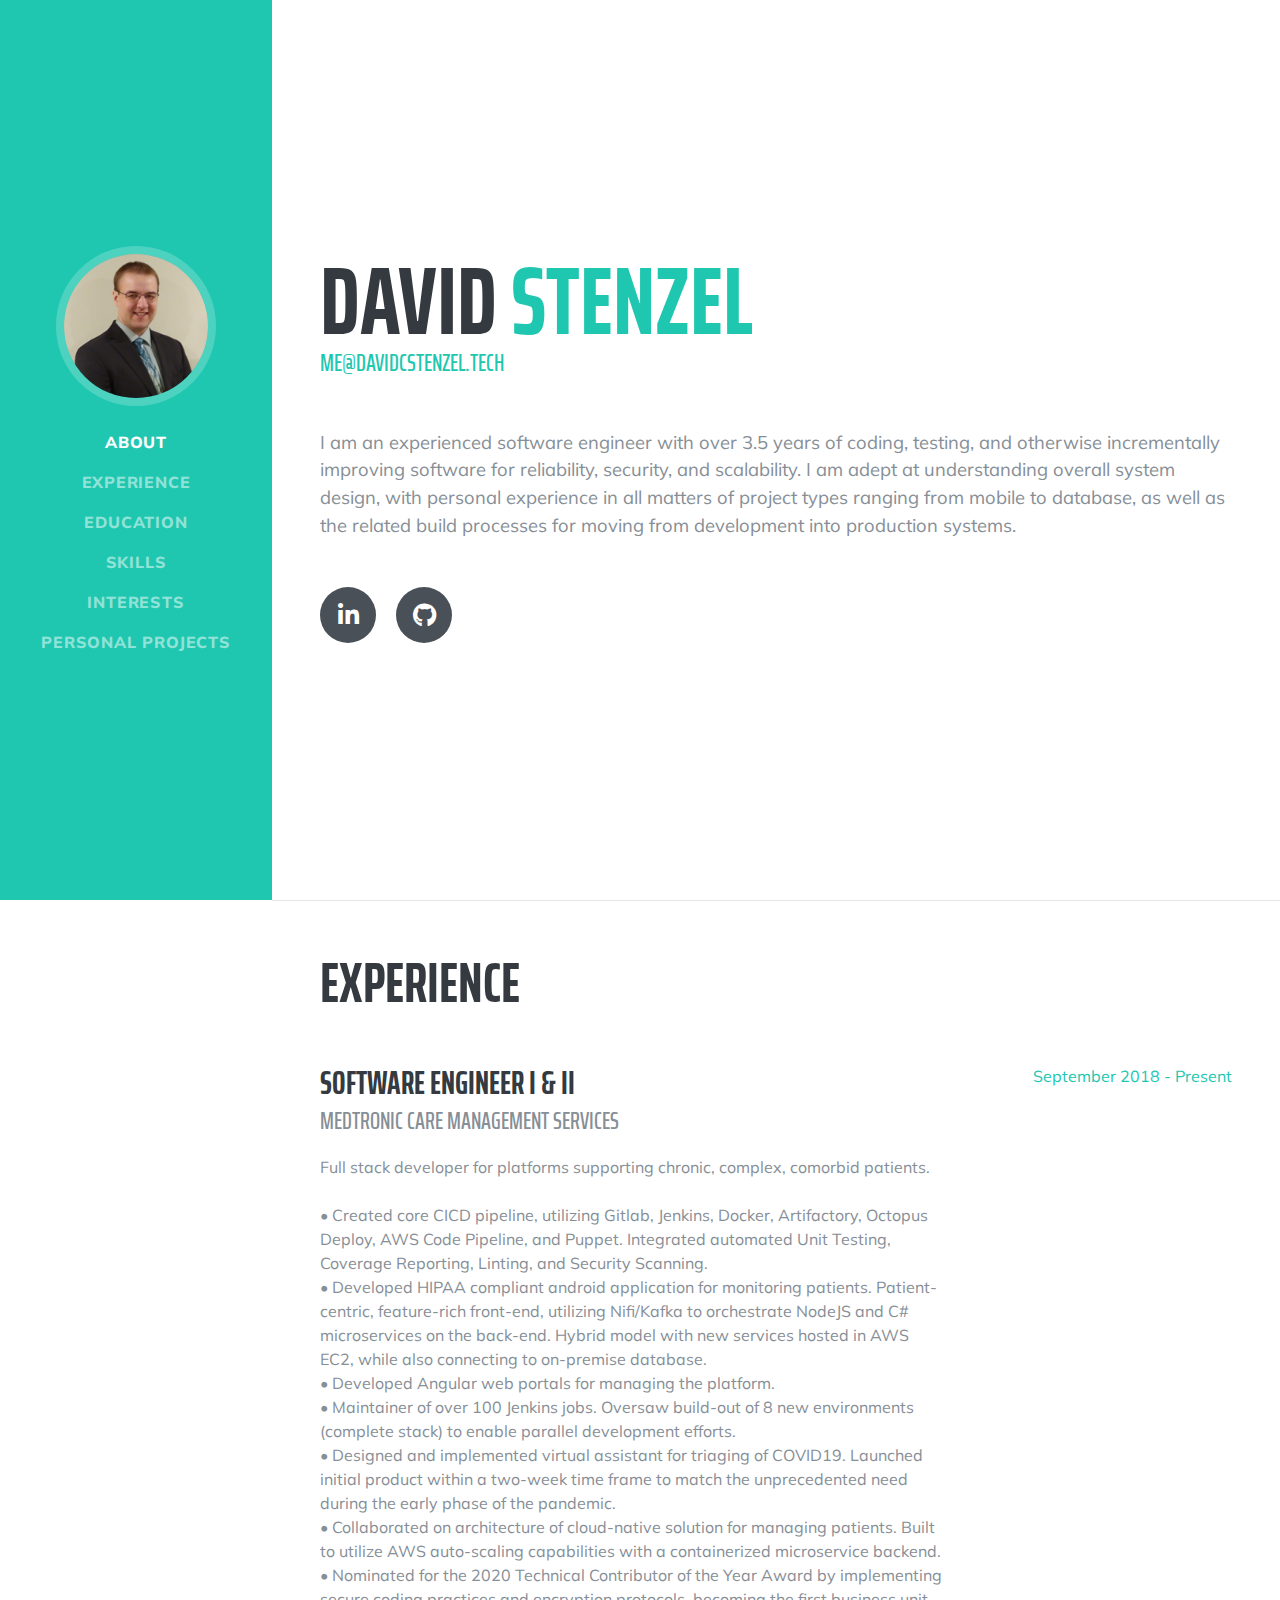
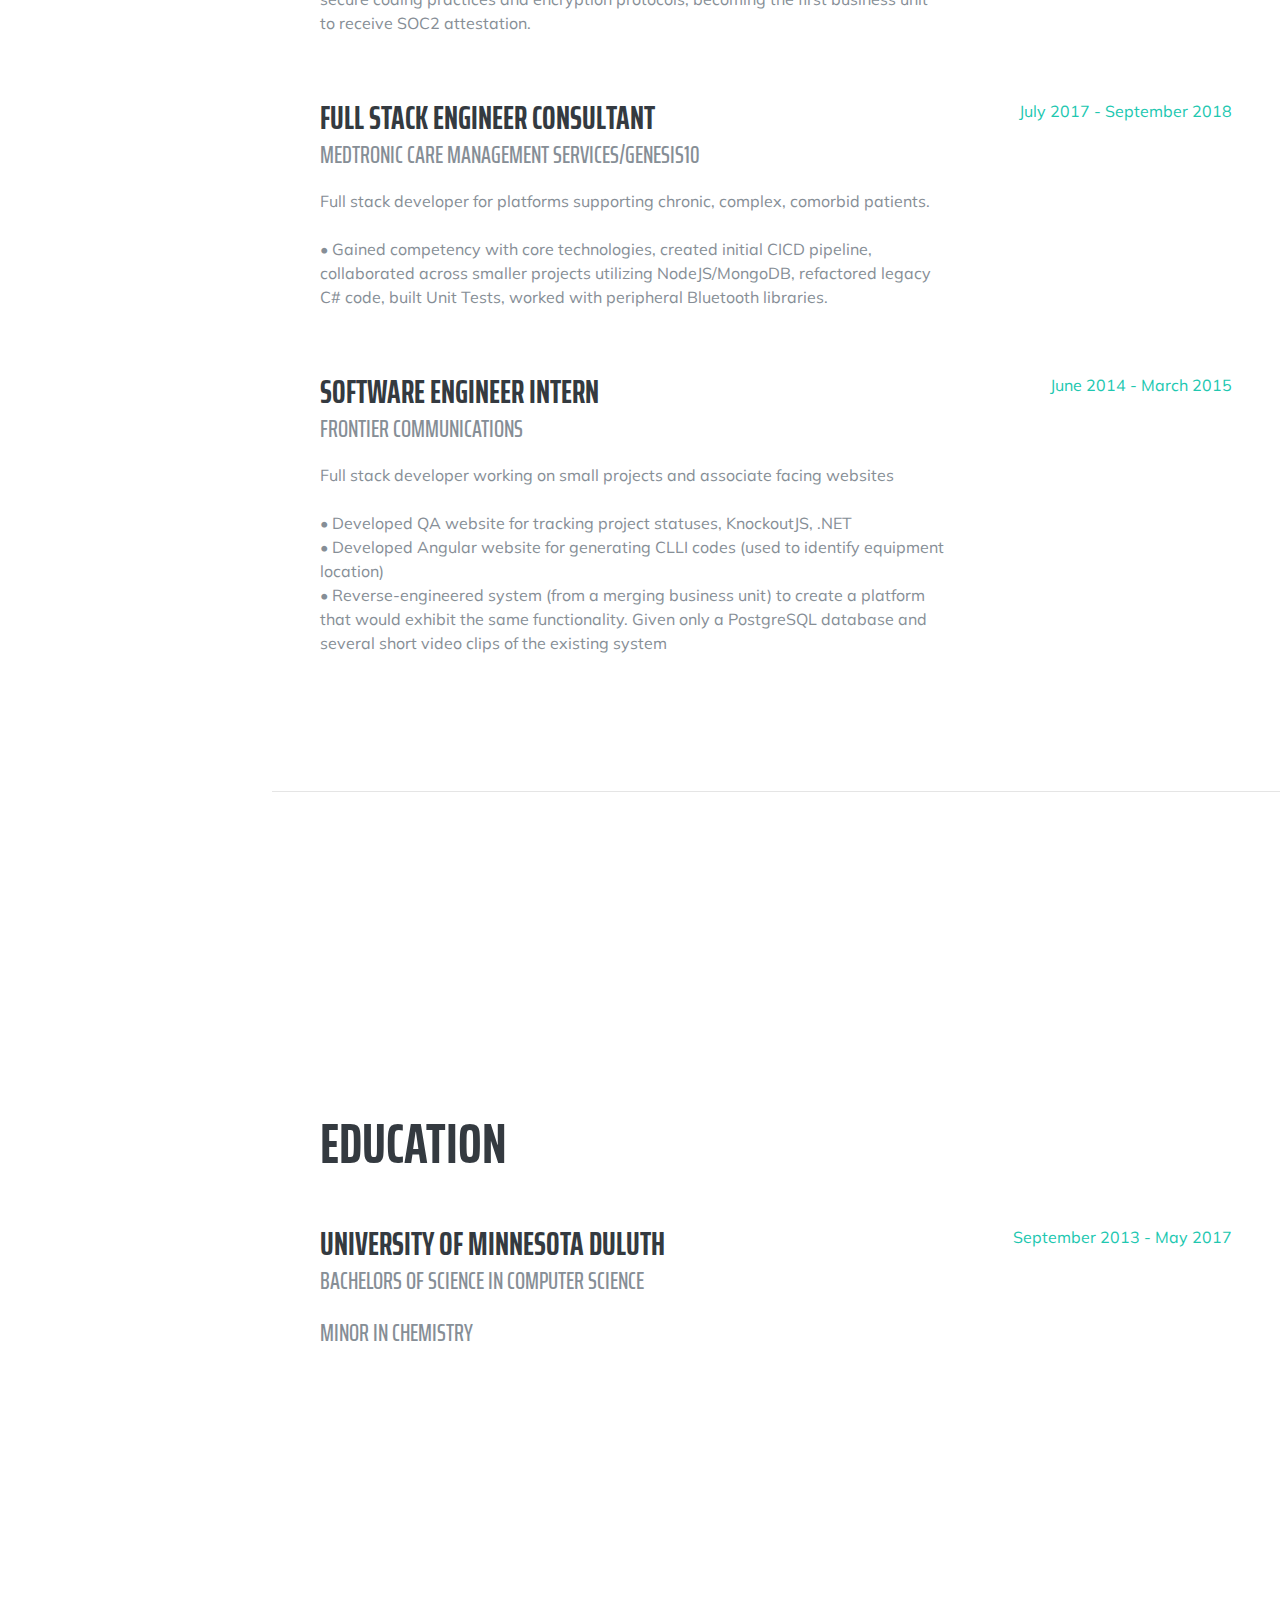
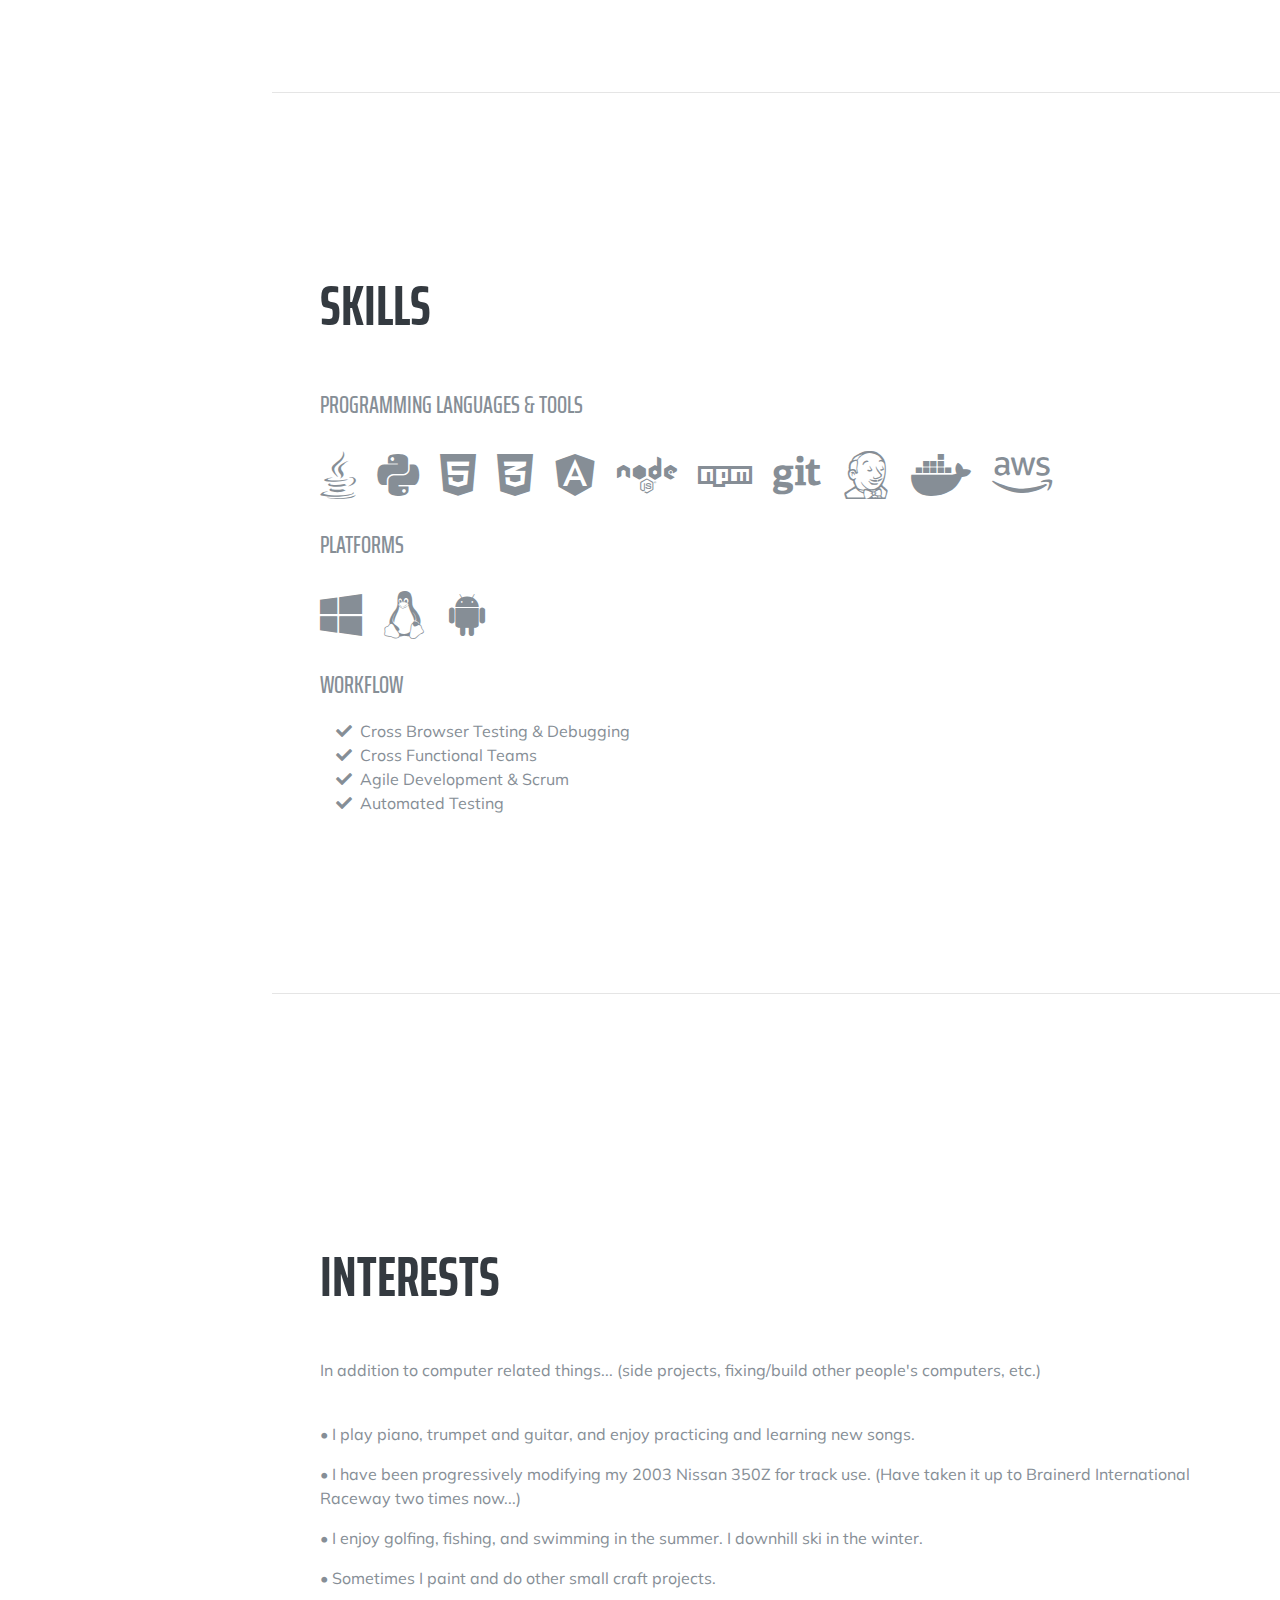
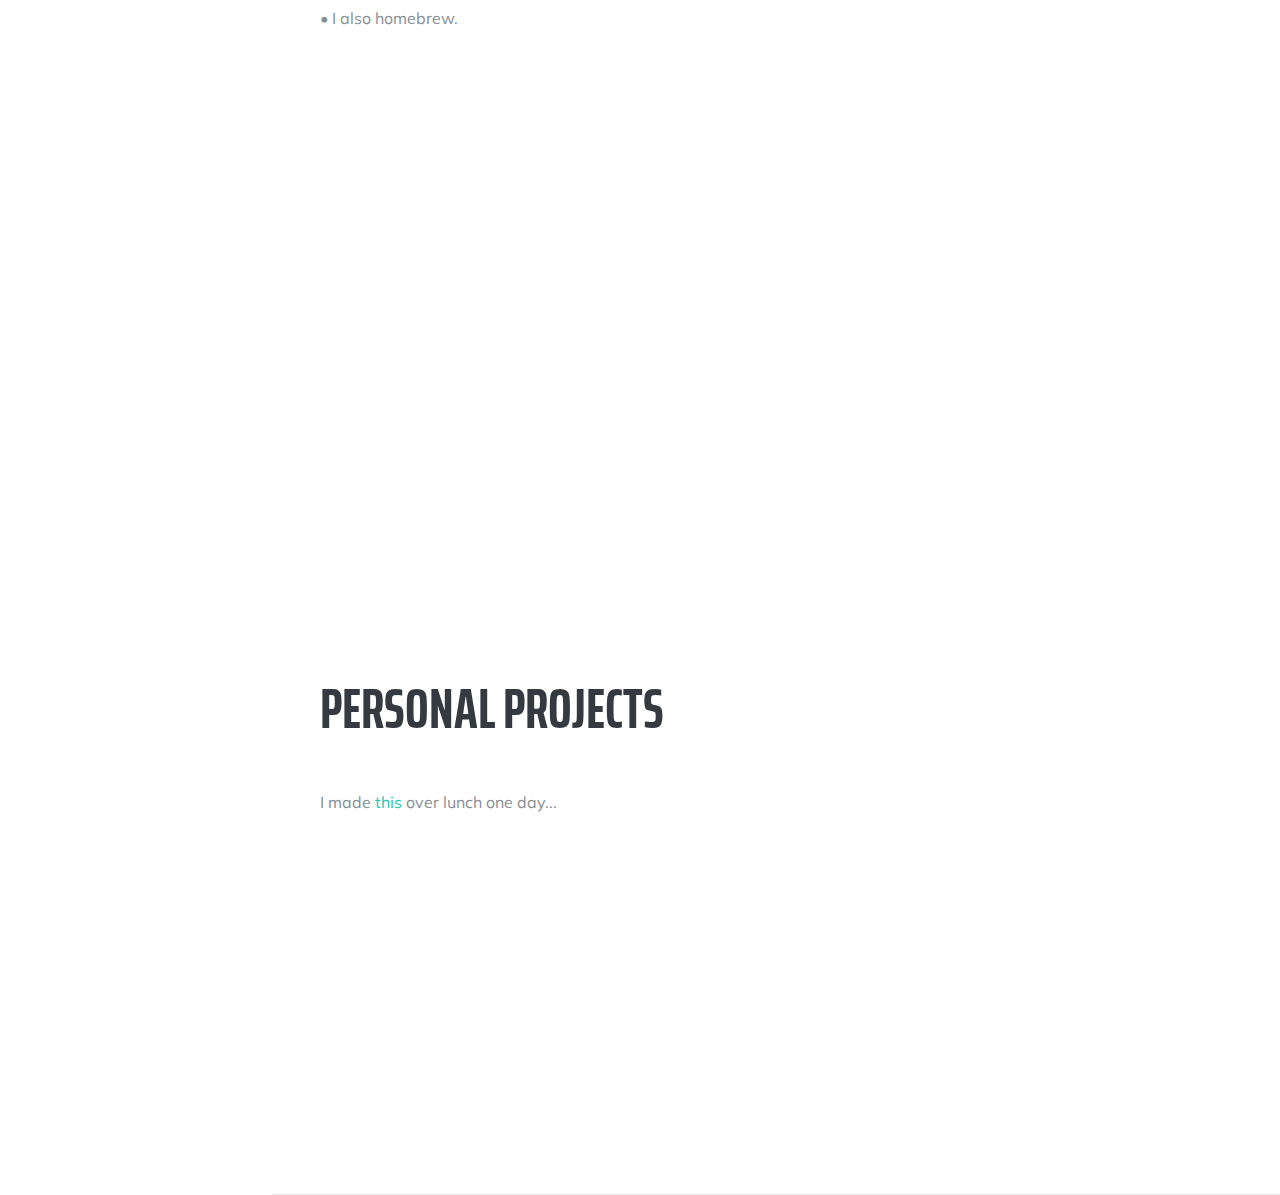
<file: index.html>
<!DOCTYPE html>
<html lang="en">

<head>

	<meta charset="utf-8">
	<meta content="width=device-width, initial-scale=1, shrink-to-fit=no" name="viewport">
	<meta content="" name="description">
	<meta content="" name="author">

  <title>David Stenzel Resume</title>

	<!-- Bootstrap core CSS -->
	<link href="vendor/bootstrap/css/bootstrap.min.css" rel="stylesheet">

	<!-- Custom fonts for this template -->
	<link href="https://fonts.googleapis.com/css?family=Saira+Extra+Condensed:500,700" rel="stylesheet">
	<link href="https://fonts.googleapis.com/css?family=Muli:400,400i,800,800i" rel="stylesheet">
	<link href="vendor/fontawesome-free/css/all.min.css" rel="stylesheet">

	<!-- Custom styles for this template -->
	<link href="css/resume.min.css" rel="stylesheet">

</head>

<body id="page-top">

<nav class="navbar navbar-expand-lg navbar-dark bg-primary fixed-top" id="sideNav">
	<a class="navbar-brand js-scroll-trigger" href="#page-top">
		<span class="d-block d-lg-none">David Stenzel</span>
		<span class="d-none d-lg-block">
        <img alt="" class="img-fluid img-profile rounded-circle mx-auto mb-2" src="img/profile.jpg">
      </span>
	</a>
	<button aria-controls="navbarSupportedContent" aria-expanded="false" aria-label="Toggle navigation" class="navbar-toggler"
			data-target="#navbarSupportedContent" data-toggle="collapse" type="button">
		<span class="navbar-toggler-icon"></span>
	</button>
	<div class="collapse navbar-collapse" id="navbarSupportedContent">
		<ul class="navbar-nav">
			<li class="nav-item">
				<a class="nav-link js-scroll-trigger" href="#about">About</a>
			</li>
			<li class="nav-item">
				<a class="nav-link js-scroll-trigger" href="#experience">Experience</a>
			</li>
			<li class="nav-item">
				<a class="nav-link js-scroll-trigger" href="#education">Education</a>
			</li>
			<li class="nav-item">
				<a class="nav-link js-scroll-trigger" href="#skills">Skills</a>
			</li>
			<li class="nav-item">
				<a class="nav-link js-scroll-trigger" href="#interests">Interests</a>
			</li>
			<li class="nav-item">
				<a class="nav-link js-scroll-trigger" href="#projects">Personal Projects</a>
			</li>
		</ul>
	</div>
</nav>

<div class="container-fluid p-0">

    <section class="resume-section p-3 p-lg-5 d-flex align-items-center" id="about">
      <div class="w-100">
        <h1 class="mb-0">David
          <span class="text-primary">Stenzel</span>
        </h1>
        <div class="subheading mb-5">
          <a href="mailto:me@davidcstenzel.tech">me@davidcstenzel.tech</a>
        </div>
        <p class="lead mb-5">I am an experienced software engineer with over 3.5 years of coding, testing, and otherwise
        incrementally improving software for reliability, security, and scalability.
        I am adept at understanding overall system design, with personal experience in
        all matters of project types ranging from mobile to database, as well as the
        related build processes for moving from development into production systems.
        </p>
        <div class="social-icons">
          <a href="https://www.linkedin.com/in/david-stenzel-985a0281/" target="_blank">
            <i class="fab fa-linkedin-in"></i>
          </a>
          <a href="https://github.com/Goodbytes42" target="_blank">
            <i class="fab fa-github"></i>
          </a>
<!--          <a href="#">-->
<!--            <i class="fab fa-twitter"></i>-->
<!--          </a>-->
<!--          <a href="#">-->
<!--            <i class="fab fa-facebook-f"></i>-->
<!--          </a>-->
        </div>
      </div>
    </section>

	<hr class="m-0">

	<section class="resume-section p-3 p-lg-5 d-flex justify-content-center" id="experience">
		<div class="w-100">
			<h2 class="mb-5">Experience</h2>

			<div class="resume-item d-flex flex-column flex-md-row justify-content-between mb-5">
				<div class="resume-content">
					<h3 class="mb-0">Software Engineer I & II</h3>
					<div class="subheading mb-3">Medtronic Care Management Services</div>
					<p>Full stack developer for platforms supporting chronic, complex, comorbid patients.
						<br><br>
						•	Created core CICD pipeline, utilizing Gitlab, Jenkins, Docker, Artifactory, Octopus Deploy, AWS Code Pipeline, and Puppet. Integrated automated Unit Testing, Coverage Reporting, Linting, and Security Scanning. 
						<br>
						•	Developed HIPAA compliant android application for monitoring patients. Patient-centric, feature-rich front-end, utilizing Nifi/Kafka to orchestrate NodeJS and C# microservices on the back-end. Hybrid model with new services hosted in AWS EC2, while also connecting to on-premise database. 
						<br>
						•	Developed Angular web portals for managing the platform. 
						<br>
						•	Maintainer of over 100 Jenkins jobs. Oversaw build-out of 8 new environments (complete stack) to enable parallel development efforts.
            <br>
						• Designed and implemented virtual assistant for triaging of COVID19. Launched initial product within a two-week time frame to match the unprecedented need during the early phase of the pandemic.
            <br>
						• Collaborated on architecture of cloud-native solution for managing patients. Built to utilize AWS auto-scaling capabilities with a containerized microservice backend.
            <br>
						• Nominated for the 2020 Technical Contributor of the Year Award by implementing secure coding practices and encryption protocols, becoming the first business unit to receive SOC2 attestation.
					</p>
				</div>
				<div class="resume-date text-md-right">
					<span class="text-primary">September 2018 - Present</span>
				</div>
			</div>
      
      <div class="resume-item d-flex flex-column flex-md-row justify-content-between mb-5">
				<div class="resume-content">
					<h3 class="mb-0">Full Stack Engineer Consultant</h3>
					<div class="subheading mb-3">Medtronic Care Management Services/Genesis10</div>
					<p>Full stack developer for platforms supporting chronic, complex, comorbid patients.
						<br><br>
						•	Gained competency with core technologies, created initial CICD pipeline, collaborated across smaller projects utilizing NodeJS/MongoDB, refactored legacy C# code, built Unit Tests, worked with peripheral Bluetooth libraries. 
					</p>
				</div>
				<div class="resume-date text-md-right">
					<span class="text-primary">July 2017 - September 2018</span>
				</div>
			</div>

			<div class="resume-item d-flex flex-column flex-md-row justify-content-between mb-5">
				<div class="resume-content">
					<h3 class="mb-0">Software Engineer Intern</h3>
					<div class="subheading mb-3">Frontier Communications</div>
					<p>
						Full stack developer working on small projects and associate facing websites 
            <br><br>
						• Developed QA website for tracking project statuses, KnockoutJS, .NET <br>
						• Developed Angular website for generating CLLI codes (used to identify equipment location) <br> 
            • Reverse-engineered system (from a merging business unit) to create a platform that would exhibit the same functionality. Given only a PostgreSQL database and several short video clips of the existing system <br>
          <br>
					</p>
				</div>
				<div class="resume-date text-md-right">
					<span class="text-primary">June 2014 - March 2015</span>
				</div>
			</div>

		</div>

	</section>

	<hr class="m-0">

	<section class="resume-section p-3 p-lg-5 d-flex align-items-center" id="education">
		<div class="w-100">
			<h2 class="mb-5">Education</h2>

        <div class="resume-item d-flex flex-column flex-md-row justify-content-between">
          <div class="resume-content">
            <h3 class="mb-0">University of Minnesota Duluth</h3>
            <div class="subheading mb-3">Bachelors of Science in Computer Science</div>
            <div class="subheading mb-4">Minor in Chemistry</div>
          </div>
          <div class="resume-date text-md-right">
            <span class="text-primary">September 2013 - May 2017</span>
          </div>
        </div>

		</div>
	</section>

	<hr class="m-0">

	<section class="resume-section p-3 p-lg-5 d-flex align-items-center" id="skills">
		<div class="w-100">
			<h2 class="mb-5">Skills</h2>

			<div class="subheading mb-3">Programming Languages &amp; Tools</div>
			<ul class="list-inline dev-icons">
				<li class="list-inline-item">
					<i class="fab fa-java" title="Java"></i>
				</li>
				<li class="list-inline-item">
					<i class="fab fa-python" title="Python"></i>
				</li>
				<li class="list-inline-item">
					<i class="fab fa-html5" title="HTML5"></i>
				</li>
				<li class="list-inline-item">
					<i class="fab fa-css3-alt"title="CSS3"></i>
				</li>
				<li class="list-inline-item">
					<i class="fab fa-angular" title="Angular"></i>
				</li>
				<li class="list-inline-item">
					<i class="fab fa-node" title="NodeJs"></i>
				</li>
				<li class="list-inline-item">
					<i class="fab fa-npm" title="NPM"></i>
				</li>
				<li class="list-inline-item">
					<i class="fab fa-git" title="Git"></i>
				</li>
        <li class="list-inline-item">
					<i class="fab fa-jenkins" title="Jenkins"></i>
				</li>
				<li class="list-inline-item">
					<i class="fab fa-docker" title="Docker"></i>
				</li>
				<li class="list-inline-item">
					<i class="fab fa-aws" title="AWS"></i>
				</li>
			</ul>
      

			<div class="subheading mb-3">Platforms</div>
				<ul class="list-inline dev-icons">
        <li class="list-inline-item">
					<i class="fab fa-windows" title="Windows"></i>
				</li>
        <li class="list-inline-item">
					<i class="fab fa-linux" title="Linux"></i>
				</li>
				<li class="list-inline-item">
					<i class="fab fa-android" title="Android"></i>
				</li>
			</ul>

			<div class="subheading mb-3">Workflow</div>
			<ul class="fa-ul mb-0">
				<li>
					<i class="fa-li fa fa-check"></i>
					Cross Browser Testing &amp; Debugging
				</li>
				<li>
					<i class="fa-li fa fa-check"></i>
					Cross Functional Teams
				</li>
				<li>
					<i class="fa-li fa fa-check"></i>
					Agile Development &amp; Scrum
				</li>
				<li>
					<i class="fa-li fa fa-check"></i>
					Automated Testing
				</li>
			</ul>
		</div>
	</section>

	<hr class="m-0">

	<section class="resume-section p-3 p-lg-5 d-flex align-items-center" id="interests">
		<div class="w-100">
			<h2 class="mb-5">Interests</h2>
			<p>In addition to computer related things... (side projects, fixing/build other people's computers, etc.)</p>
      <br>
      <p>•	I play piano, trumpet and guitar, and enjoy practicing and learning new songs.</p>
      <p>•	I have been progressively modifying my 2003 Nissan 350Z for track use. (Have taken it up to Brainerd International Raceway two times now...)</p>
      <p>•	I enjoy golfing, fishing, and swimming in the summer. I downhill ski in the winter.</p>
      <p>•	Sometimes I paint and do other small craft projects.</p>
      <p>•	I also homebrew.</p>
			</p>
		</div>
	</section>
					
	<section class="resume-section p-3 p-lg-5 d-flex align-items-center" id="projects">
		<div class="w-100">
			<h2 class="mb-5">Personal Projects</h2>
			I made <a href="spaceshooter/spacegame.html">this</a> over lunch one day...
		</div>
	</section>

	<hr class="m-0">

</div>

<!-- Bootstrap core JavaScript -->
<script src="vendor/jquery/jquery.min.js"></script>
<script src="vendor/bootstrap/js/bootstrap.bundle.min.js"></script>

<!-- Plugin JavaScript -->
<script src="vendor/jquery-easing/jquery.easing.min.js"></script>

<!-- Custom scripts for this template -->
<script src="js/resume.min.js"></script>

</body>

</html>
</file>
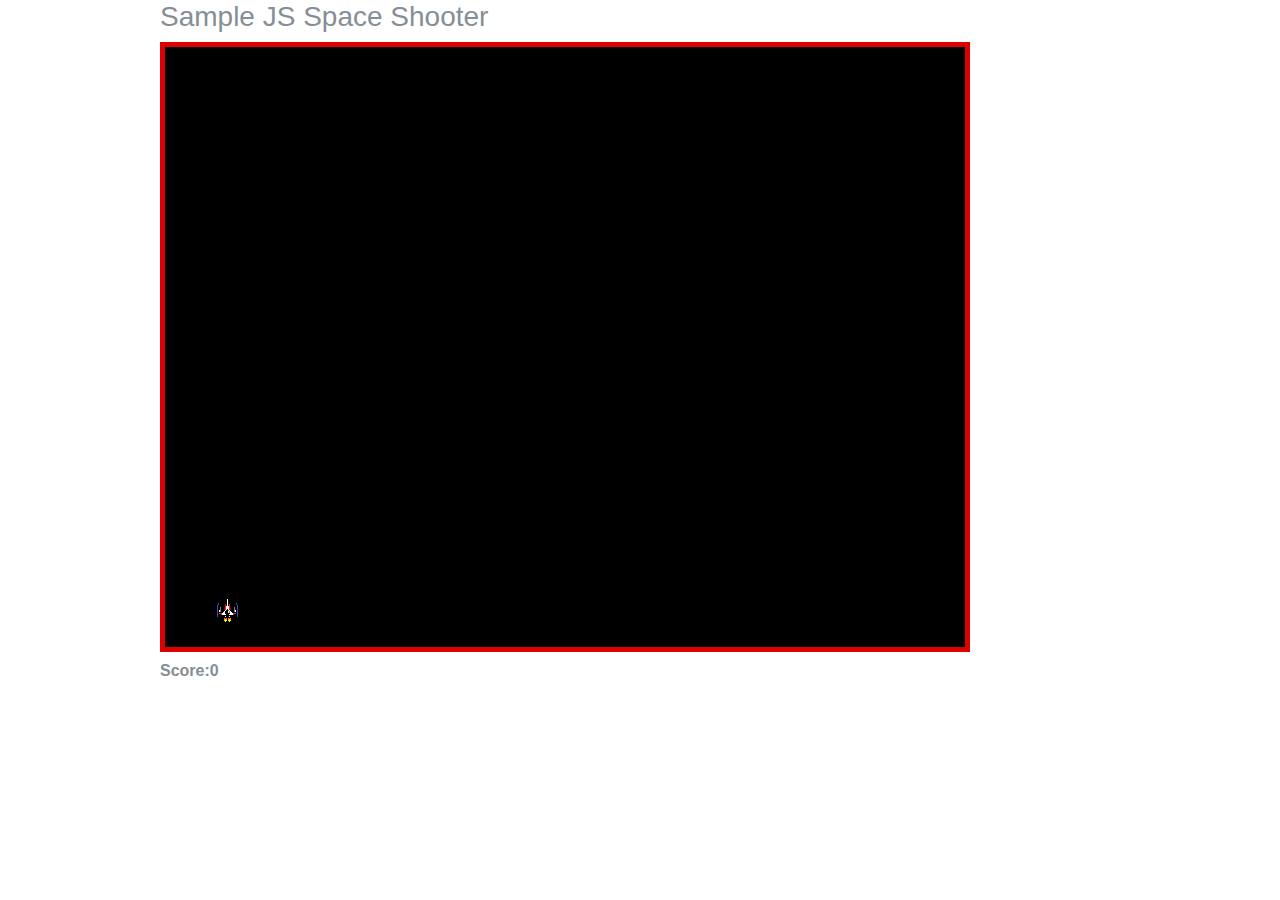
<file: spaceshooter/spacegame.html>
<!DOCTYPE html>
<head>
	<title>PEW PEW</title>
	<link href="https://fonts.googleapis.com/css?family=Saira+Extra+Condensed:500,700" rel="stylesheet">
	<link href="https://fonts.googleapis.com/css?family=Muli:400,400i,800,800i" rel="stylesheet">
  	<link href="../vendor/bootstrap/css/bootstrap.min.css" rel="stylesheet">
</head>
<body onload="startGame()" style="color: #868e96; padding-left: 10rem">
  	<h3>Sample JS Space Shooter</h3>
	<div>
  		<canvas id="myCanvas" width="800" height="600" style="border:5px solid #DD0000;background-color:#000000;" onkeypress="handleInput(event)"></canvas> 
  		<br>
  		<strong>Score:<label id="myScore">0</label></strong>
	</div>
	<script src="game.js"></script>
</body>
</file>
<file: css/resume.min.css>
/*!
 * Start Bootstrap - Ryan Trapp's Resume v1.0.0 (https://startbootstrap.com/template-overviews/resume)
 * Copyright 2013-2020 Start Bootstrap
 * Licensed under MIT (https://github.com/BlackrockDigital/ryantrapp-resume/blob/master/LICENSE)
 */body{font-family:Muli,-apple-system,BlinkMacSystemFont,'Segoe UI',Roboto,'Helvetica Neue',Arial,sans-serif,'Apple Color Emoji','Segoe UI Emoji','Segoe UI Symbol','Noto Color Emoji';padding-top:54px;color:#868e96}@media (min-width:992px){body{padding-top:0;padding-left:17rem}}h1,h2,h3,h4,h5,h6{font-family:'Saira Extra Condensed',-apple-system,BlinkMacSystemFont,'Segoe UI',Roboto,'Helvetica Neue',Arial,sans-serif,'Apple Color Emoji','Segoe UI Emoji','Segoe UI Symbol','Noto Color Emoji';font-weight:700;text-transform:uppercase;color:#343a40}h1{font-size:6rem;line-height:5.5rem}h2{font-size:3.5rem}h3{font-size:2rem}p.lead{font-size:1.15rem;font-weight:400}.subheading{text-transform:uppercase;font-weight:500;font-family:'Saira Extra Condensed',-apple-system,BlinkMacSystemFont,'Segoe UI',Roboto,'Helvetica Neue',Arial,sans-serif,'Apple Color Emoji','Segoe UI Emoji','Segoe UI Symbol','Noto Color Emoji';font-size:1.5rem}.social-icons a{display:inline-block;height:3.5rem;width:3.5rem;background-color:#495057;color:#fff!important;border-radius:100%;text-align:center;font-size:1.5rem;line-height:3.5rem;margin-right:1rem}.social-icons a:last-child{margin-right:0}.social-icons a:hover{background-color:#20c7b0}.dev-icons{font-size:3rem}.dev-icons .list-inline-item i:hover{color:#20c7b0}#sideNav .navbar-nav .nav-item .nav-link{font-weight:800;letter-spacing:.05rem;text-transform:uppercase}#sideNav .navbar-toggler:focus{outline-color:#51e3cf}@media (min-width:992px){#sideNav{text-align:center;position:fixed;top:0;left:0;display:flex;flex-direction:column;width:17rem;height:100vh}#sideNav .navbar-brand{display:flex;margin:auto auto 0;padding:.5rem}#sideNav .navbar-brand .img-profile{max-width:10rem;max-height:10rem;border:.5rem solid rgba(255,255,255,.2)}#sideNav .navbar-collapse{display:flex;align-items:flex-start;flex-grow:0;width:100%;margin-bottom:auto}#sideNav .navbar-collapse .navbar-nav{flex-direction:column;width:100%}#sideNav .navbar-collapse .navbar-nav .nav-item{display:block}#sideNav .navbar-collapse .navbar-nav .nav-item .nav-link{display:block}}section.resume-section{padding-top:5rem!important;padding-bottom:5rem!important;max-width:75rem}section.resume-section .resume-item .resume-date{min-width:none}@media (min-width:768px){section.resume-section{min-height:100vh}section.resume-section .resume-item .resume-date{min-width:18rem}}@media (min-width:992px){section.resume-section{padding-top:3rem!important;padding-bottom:3rem!important}}.bg-primary{background-color:#20c7b0!important}.text-primary{color:#20c7b0!important}a{color:#20c7b0}a:active,a:focus,a:hover{color:#158576}.tab{margin-left:20px}
</file>
